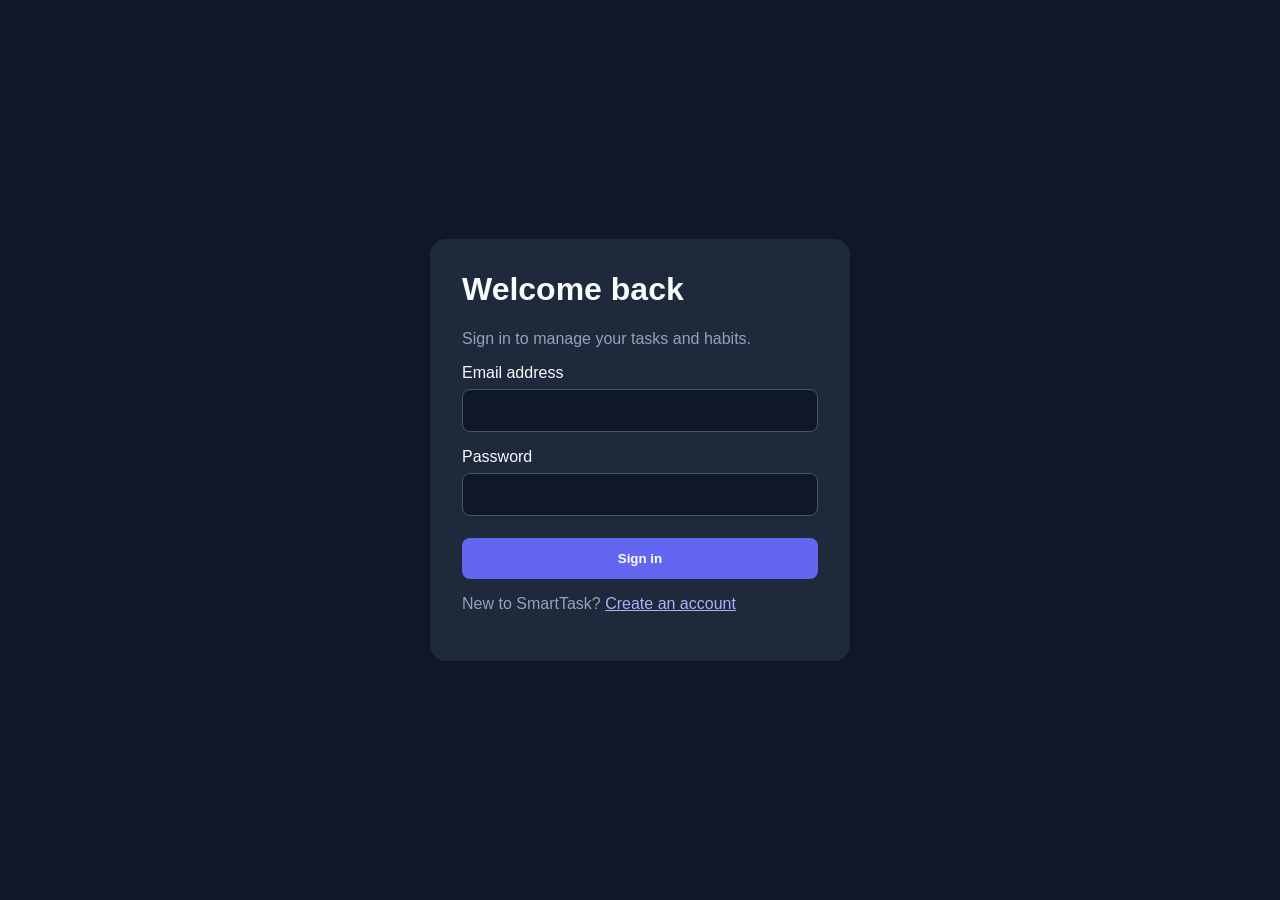
<file: src/main/resources/static/login.html>
<!DOCTYPE html>
<html lang="en">
<head>
    <meta charset="UTF-8">
    <meta name="viewport" content="width=device-width, initial-scale=1.0">
    <title>Login | SmartTask</title>
    <style>
        * { box-sizing: border-box; }
        body {
            margin: 0; min-height: 100vh; display: grid; place-items: center;
            background: #101827; color: #f8fafc;
            font-family: Arial, sans-serif; padding: 20px;
        }
        .card {
            width: 100%; max-width: 420px; background: #1e293b;
            padding: 32px; border-radius: 16px;
        }
        h1 { margin-top: 0; }
        p { color: #94a3b8; }
        label { display: block; margin: 16px 0 7px; }
        input {
            width: 100%; padding: 12px; border-radius: 8px;
            border: 1px solid #475569; background: #0f172a;
            color: white; font-size: 15px;
        }
        button {
            width: 100%; padding: 13px; margin-top: 22px;
            border: 0; border-radius: 8px; background: #6366f1;
            color: white; font-weight: bold; cursor: pointer;
        }
        #message { overflow-wrap: anywhere; }
        a { color: #a5b4fc; }
    </style>
</head>
<body>
    <main class="card">
        <h1>Welcome back</h1>
        <p>Sign in to manage your tasks and habits.</p>

        <form id="loginForm">
            <label for="email">Email address</label>
            <input id="email" type="email" autocomplete="username" required>

            <label for="password">Password</label>
            <input id="password" type="password"
                   autocomplete="current-password" required>

            <button type="submit">Sign in</button>
        </form>

        <p id="message" role="status"></p>
        <p>New to SmartTask? <a href="/register.html">Create an account</a></p>
    </main>

    <script>
        const form = document.getElementById("loginForm");
        const message = document.getElementById("message");

        form.addEventListener("submit", async (event) => {
            event.preventDefault();
            message.textContent = "Signing in...";

            try {
                const response = await fetch("/api/auth/login", {
                    method: "POST",
                    credentials: "same-origin",
                    headers: { "Content-Type": "application/json" },
                    body: JSON.stringify({
                        email: document.getElementById("email").value.trim(),
                        password: document.getElementById("password").value
                    })
                });

                const data = await response.json();

                if (!response.ok) {
                    message.textContent =
                        data.error || "Login failed. Check your email and password.";
                    return;
                }

                window.location.href = "/";
            } catch (error) {
                message.textContent =
                    "Could not connect to SmartTask. Check that the server is running.";
            }
        });
    </script>
</body>
</html>
</file>
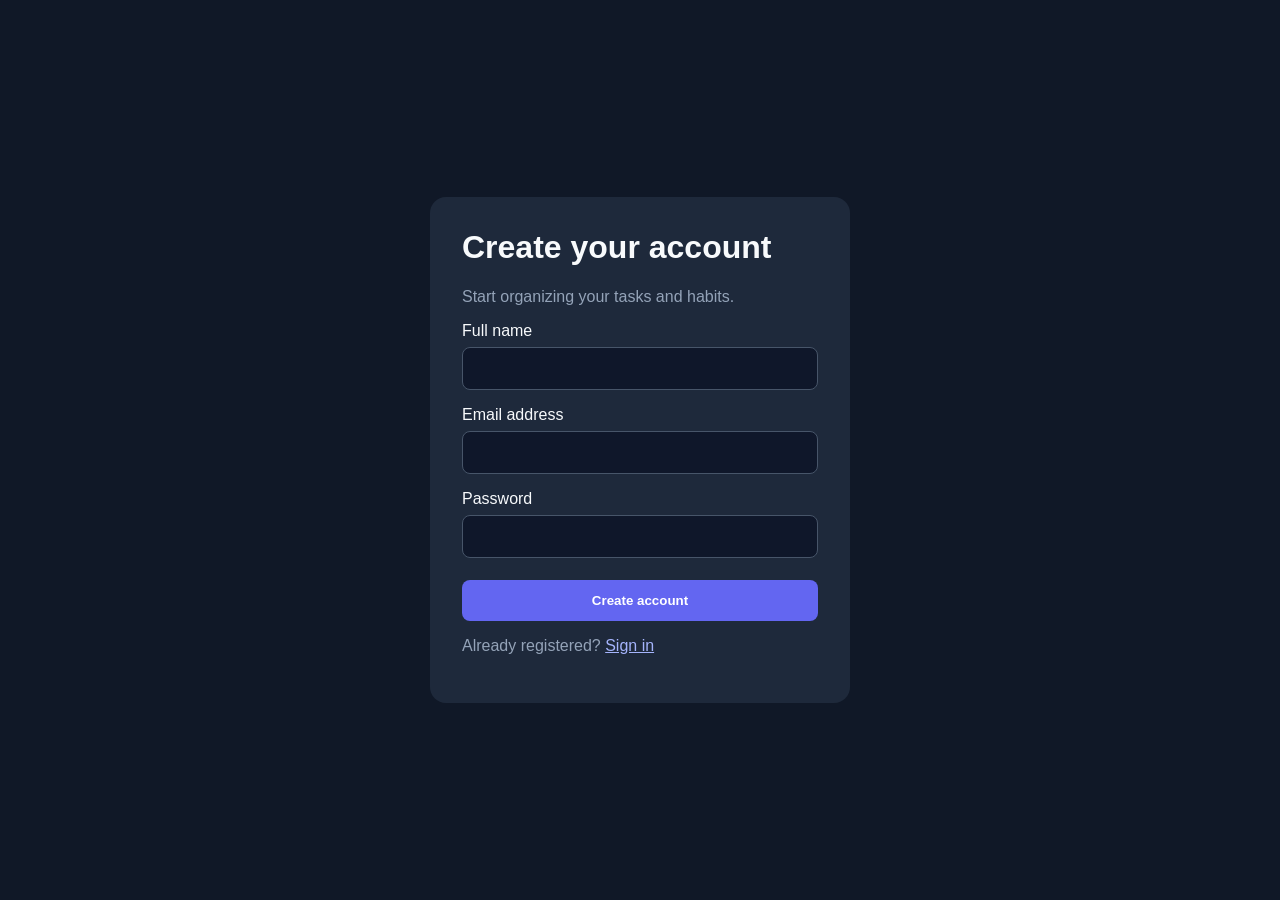
<file: src/main/resources/static/register.html>
<!DOCTYPE html>
<html lang="en">
<head>
    <meta charset="UTF-8">
    <meta name="viewport" content="width=device-width, initial-scale=1.0">
    <title>Create Account | SmartTask</title>
    <style>
        * { box-sizing: border-box; }
        body {
            margin: 0; min-height: 100vh; display: grid; place-items: center;
            background: #101827; color: #f8fafc;
            font-family: Arial, sans-serif; padding: 20px;
        }
        .card {
            width: 100%; max-width: 420px; background: #1e293b;
            padding: 32px; border-radius: 16px;
        }
        h1 { margin-top: 0; }
        p { color: #94a3b8; }
        label { display: block; margin: 16px 0 7px; }
        input {
            width: 100%; padding: 12px; border-radius: 8px;
            border: 1px solid #475569; background: #0f172a;
            color: white; font-size: 15px;
        }
        button {
            width: 100%; padding: 13px; margin-top: 22px;
            border: 0; border-radius: 8px; background: #6366f1;
            color: white; font-weight: bold; cursor: pointer;
        }
        #message { overflow-wrap: anywhere; }
        a { color: #a5b4fc; }
    </style>
</head>
<body>
    <main class="card">
        <h1>Create your account</h1>
        <p>Start organizing your tasks and habits.</p>

        <form id="registerForm">
            <label for="name">Full name</label>
            <input id="name" name="name" maxlength="100" required>

            <label for="email">Email address</label>
            <input id="email" name="email" type="email"
                   maxlength="150" required>

            <label for="password">Password</label>
            <input id="password" name="password" type="password"
                   minlength="8" maxlength="72" required>

            <button type="submit">Create account</button>
        </form>

        <p id="message" role="status"></p>
        <p>Already registered? <a href="/login.html">Sign in</a></p>
    </main>

    <script>
        const form = document.getElementById("registerForm");
        const message = document.getElementById("message");

        form.addEventListener("submit", async (event) => {
            event.preventDefault();
            message.textContent = "Creating your account...";

            try {
                const response = await fetch("/api/auth/register", {
                    method: "POST",
                    headers: { "Content-Type": "application/json" },
                    body: JSON.stringify({
                        name: document.getElementById("name").value.trim(),
                        email: document.getElementById("email").value.trim(),
                        password: document.getElementById("password").value
                    })
                });

                const data = await response.json();

                if (!response.ok) {
                    message.textContent =
                        data.error || "Registration failed. Check your details.";
                    return;
                }

                message.textContent = "Account created! Redirecting to login...";
                window.location.href = "/login.html";
            } catch (error) {
                message.textContent =
                    "Could not connect to SmartTask. Check that the server is running.";
            }
        });
    </script>
</body>
</html>
</file>
